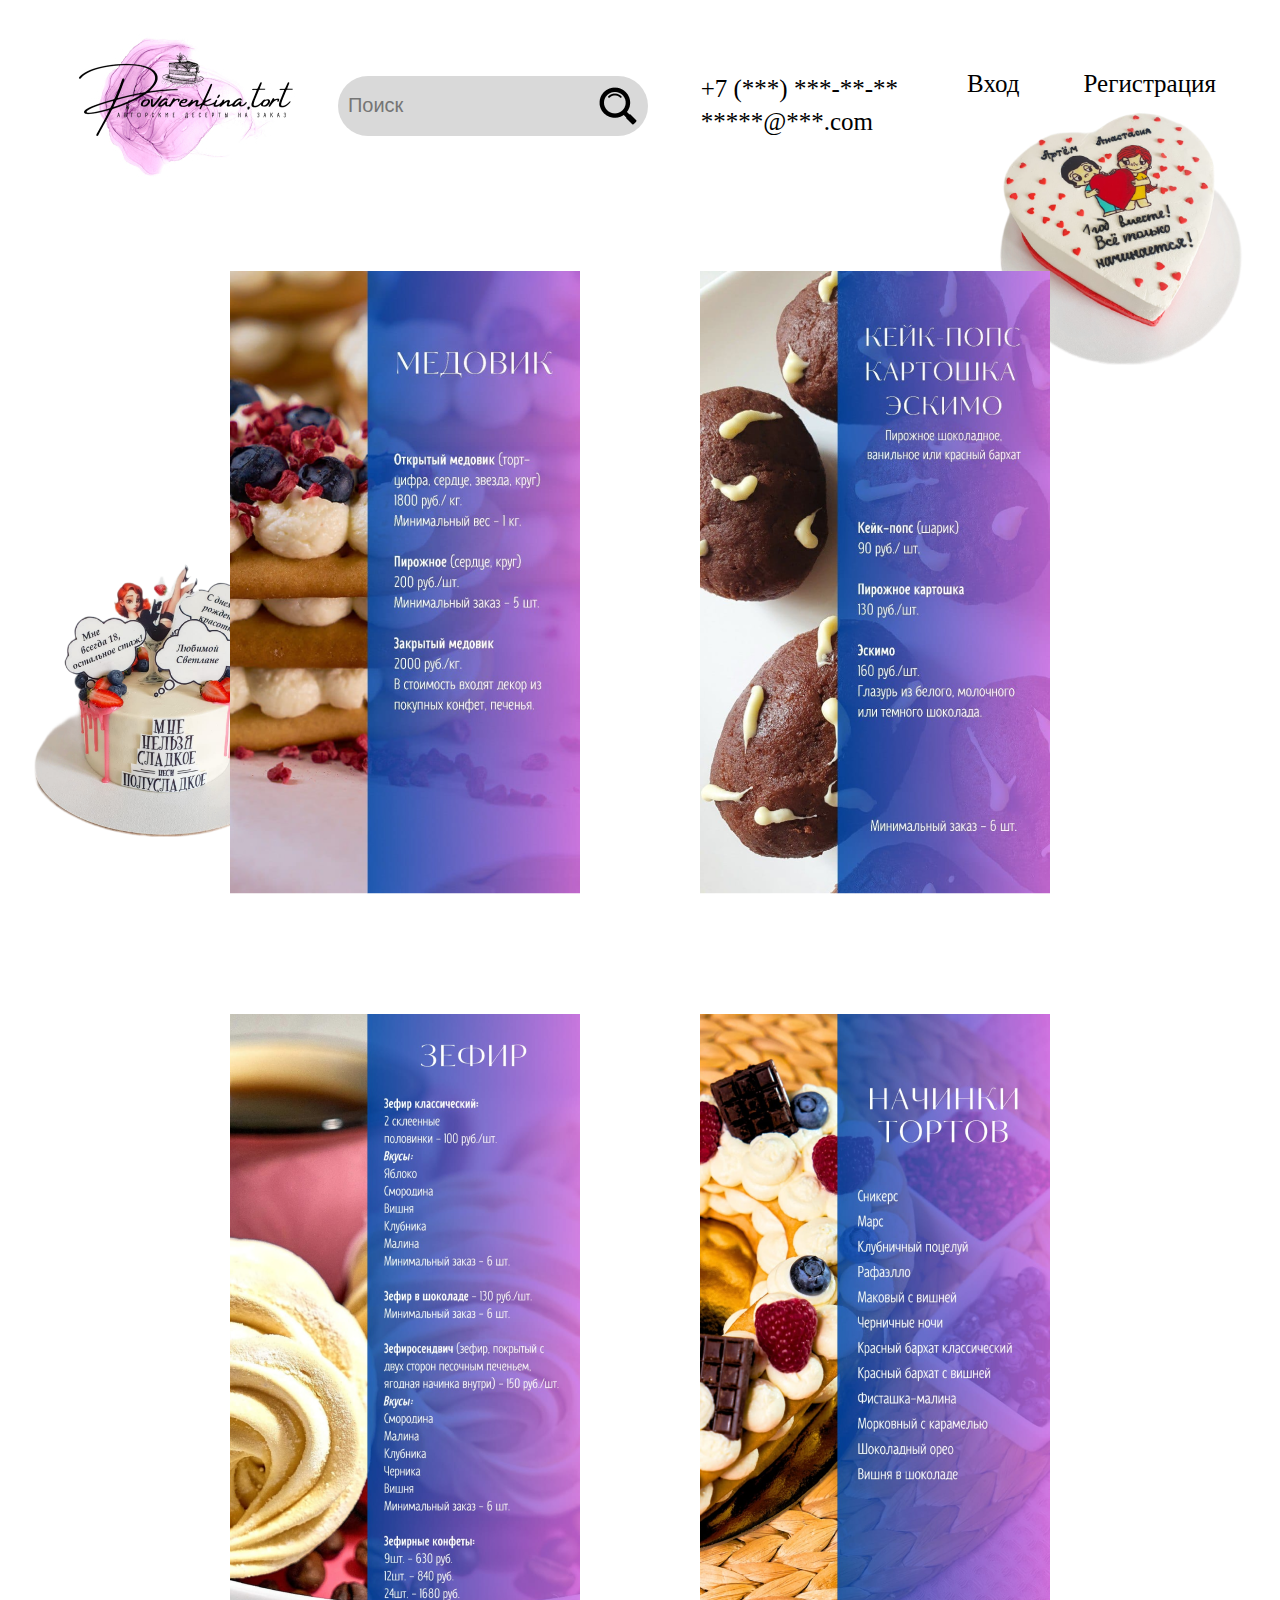
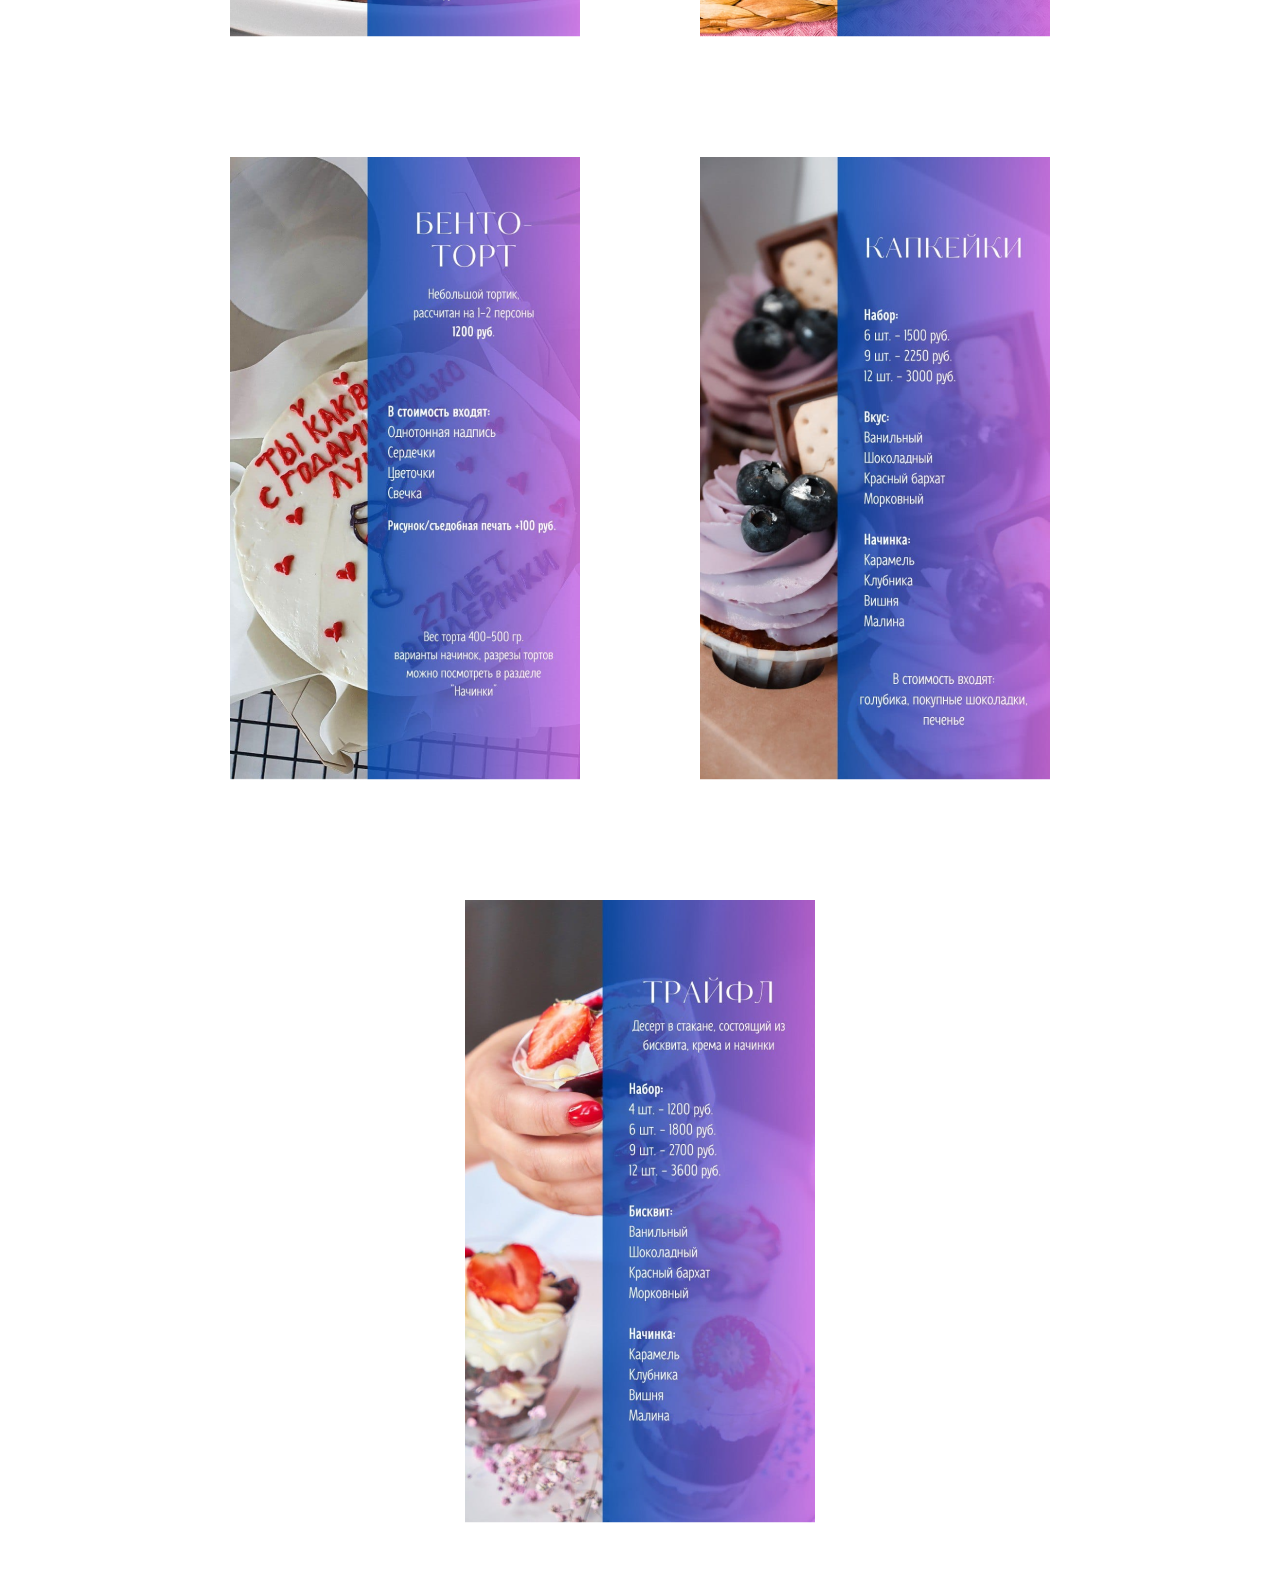
<file: index.html>
<!DOCTYPE html>
<html lang="ru">
<head>
    <meta charset="UTF-8">
    <meta name="viewport" content="width=device-width, initial-scale=1.0">
    <link rel="stylesheet" href="style.css">
    <title>Кондитерские изделия</title>
</head>
<body>

    <header class="header">
        <!-- <nav class="header__nav main-nav">
            <div class="main-nav div"> -->
                <div class="main-nav__item">
                    <img class="logo" src="images/logo3.png" alt="povarenkina.tort">
                </div>
                <div class="main-nav__item">
                    <input id="search" class="item__input" type="text" id="text" placeholder="Поиск" reauired>
                </div>
                <div class="burger-menu">
                    <span></span>
                </div>
                <nav class="main-nav">
                    <ul class="nav-list">
                        <li class="list__item">
                            <p>+7 (***) ***-**-**</p>
                            <p>*****@***.com</p>
                        </li>
                        <li class="list__item">
                            <a href="login.html">Вход</a>
                        </li>
                        <li class="list__item">
                            <a href="login.html">Регистрация</a>
                        </li>
                    </ul>
                </nav>
               <!-- <div class="main-nav__item1">
                    <p>+7 (***) ***-**-**</p>
                    <p>*****@***.com</p>
                </div>

                <div class="login">
                    <a href="login.html">Вход</a>
                    <p> | </p>
                    <a href="">Регистрация</a>
                </div>
                <div class="login">

                </div>
            </div>
        </nav> -->
    </header>
    <main class="main">

        <!-- <div class="main__div main-img1">
            <img src="images/2.1.png" alt="Торт">
        </div>

        <div class="main__div main-img2">
            <img src="images/2.2.png" alt="Торт">
        </div> -->

        <div id="images" class="main-images">
            <img class="imgs" src="images/1.1.png" alt="Медовик">
            <img class="imgs" src="images/1.2.png" alt="Кейк попс картошка эскимо">
            <img class="imgs" src="images/1.3.png" alt="Зефир">
            <img class="imgs" src="images/1.4.png" alt="Начинки тортов">
            <img class="imgs" src="images/1.5.png" alt="Бенто-торт">
            <img class="imgs" src="images/1.6.png" alt="Капкейки">
            <img class="imgs" src="images/1.7.png" alt="Трайфл">
        </div>
        <script src="script1.js" type="text/javascript"></script>
    </main>
    <footer>

    </footer>
    <script src="bureger.js"></script>
</body>
</html>
</file>
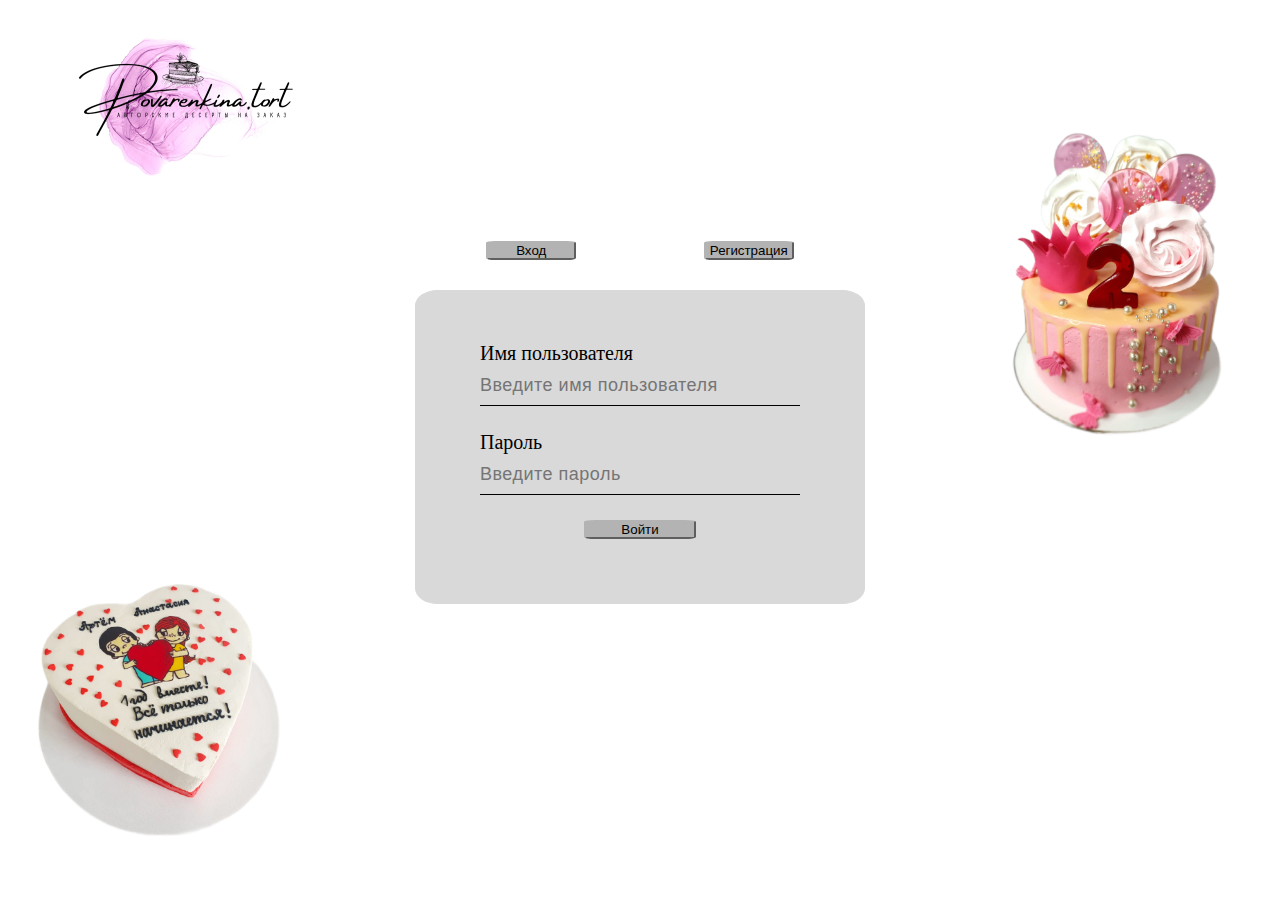
<file: login.html>
<!DOCTYPE html>
<html lang="ru">
<head>
    <meta charset="UTF-8">
    <meta name="viewport" content="width=device-width, initial-scale=1.0">
    <link rel="stylesheet" href="style.css">
    <title>Кондитерские изделия</title>
</head>
<body>
    <script src="script.js" type="text/javascript"></script>
    <header class="header"> 
        <div class="main-nav__item">
            <img class="logo" src="images/logo3.png" alt="povarenkina.tort">
        </div>
        <!-- <nav class="header__nav main-nav">
            <div class="main-nav div">
                <div class="main-nav__item">
                    <img src="images/logo3.png" alt="povarenkina.tort">
                </div>
               <div class="main-nav__item1">
                    <p>+7 (***) ***-**-**</p>
                    <p>*****@***.com</p>
                </div>
            </div>
        </nav> -->
    </header>
    <main class="main">

        <!-- <div class="main__div main-img1">
            <img src="images/2.3.png" alt="Торт">
        </div>

        <div class="main__div main-img2">
            <img src="images/2.2.png" alt="Торт">
        </div> -->
        <!-- <div class="main-login"> -->
            <div class=" login_div">
                <input class="btn" type="submit" value="Вход" onclick="login()"><br>
                <input class="btn" type="submit" value="Регистрация" onclick="signup()">
                <!-- <a href="">Вход</a>
                <a href="">Регистрация</a> -->
            </div>

            <div class="login-password">
                <form action="">
                    <div id="box" class="login">
                        <label for="username">Имя пользователя</label>
                        <input class="item__inputlog" type="text" id="username" placeholder="Введите имя пользователя" reauired>
                    </div>
                    <div id="box" class="password">
                        <label for="password">Пароль</label>
                        <input class="item__inputlog" type="password" id="password" placeholder="Введите пароль" reauired>
                    </div>
                    <div class="eshkere">
                        <input class="btn1" type="submit" value="Войти">
                    </div>
                </form>
            </div>


            <div class="signup-password">
                <form action="">
                    <div id="box" class="sginup">
                        <label for="username">Имя пользователя</label>
                        <input class="item__inputlog" type="text" id="username" placeholder="Введите имя пользователя" reauired>
                    </div>
                    <div id="box" class="password">
                        <label for="password">Пароль</label>
                        <input class="item__inputlog" type="password" id="password" placeholder="Введите пароль" reauired>
                    </div>
                    <div id="box" class="password">
                        <label for="password">Пароль</label>
                        <input class="item__inputlog" type="password" id="password" placeholder="Введите пароль" reauired>
                    </div>
                    <div class="eshkere">
                        <input class="btn1" type="submit" value="Зарегистрироваться">
                    </div>
                </form>
            </div>


        <!-- </div> -->
    </main>
    <footer>

    </footer>
</body>
</html>
</file>
<file: style.css>
*{
  margin: 0;
  padding: 0;
}

/* .main-nav div{
    display: flex;
    justify-content: center;
    align-items: center;
    padding: 0 15px;
    

} */
/* .main-nav__item1{
    display: flex;
    flex-direction: column;
} */
/* 
.main-nav__item{
    font-size: 22px;
} */
ul{
  padding: 0;
  margin: 0;
  list-style: none;
}

a{
  text-decoration: none;
  color: #000;
  font-size: 25px; 
}
.nav-list {
  display: flex;
  justify-content: space-between;
  gap: 5vw;
}

header {
  display: flex;
  justify-content: space-between;
  padding: 1vh 5vw;
  align-items: center;
}
img {
    object-fit: contain; /*Помещать изображения в блок*/
   /*Лучше сразу задать всем изображением макс.значения, а потом подгонять*/
}
.login>a,p{
    font-size: 25px;
    margin: 5px;
}
.login>a{
    text-decoration: none;
}
.item__input{
    width: 250px;
    height: 40px;
    border: #D9D9D9;
    border-radius: 40px;
    background-color: #D9D9D9;
    background-image: url(images/search.png);
    background-repeat: no-repeat;
    background-position: 260px 10px;
    font-size: 20px;
    outline: none;
    padding: 10px 50px 10px 10px;

  }

.item__input1{
    width: 250px;
    height: 40px;
    border: #B3B3B3;
    border-radius: 40px;
    background-color: #B3B3B3;
    font-size: 20px;
    outline: none;
  }

.main-login{
    position: fixed;
    top: 200px;
    bottom: 200px;
    left: 600px;
    right: 600px;
    background-color: #D9D9D9;
}


.item__input:focus {
    border-color: #D9D9D9;
  }
  .main-img1>img{
    position: fixed;
    bottom: 1%; 
    left: 1%;
  }
 
  .main-img2>img{
    position: fixed;
    top: 1%; 
    right: 1%;

  }
  
  .main-images{
    display: flex;
    justify-content: center;
    align-items: center;
    flex-wrap: wrap;
  }


  
  .main-images>img{
    margin: 60px 60px;

  }

.login_div{
    display: flex;
    justify-content: center;
    margin: 30px 0 0 0;
}

.login_div>input{
    margin: 0 5%;
}

.login-password{
  width: 100%;
  height: 100%;
  float: left;
}

.signup-password{
  display: none;
  width: 0%;
  height: 100%;
  float: right;
}

form{
  width: 25%;
  height: auto;
  border: 1px solid #D9D9D9;
  background-color: #D9D9D9;
  border-radius: 5%;
  margin: 30px auto;
  padding: 4% 5% 5% 5%;
}

#box{
  margin-bottom: 25px;
}

.item__inputlog{
  width: 100%;
  height: 40px;
  background-color: transparent;
  border: 0;
  border-bottom: 1px solid #000;
  outline: none;
  font-size: 18px;
  letter-spacing: .5px;;
}

label{
  font-size: 20px;
}

body{
  background-image: url(images/2.1.png), url(images/2.2.png);
  background-repeat: no-repeat;
  background-size: 20% auto;
  background-position: 3% 90%, 97% 17%;
  background-attachment: fixed;
}

.btn{
  background-color: #B3B3B3;
  border-radius: 10%;
  border-color: #B3B3B3;
  width: 7%;
  height: 10%;
}

.btn1{
  background-color: #B3B3B3;
  border-radius: 10%;
  border-color: #B3B3B3;
  width: 35%;
  height: 35%;
}

.l-s{
  display: flex;
  justify-content: space-around;
  padding: 0px 0px 30px 0px;
}

.eshkere{
  display: flex;
  justify-content: center;
  
}

 @media (min-width:320px) and (max-width: 1250px){/*720 1020 */
  .burger-menu{
      display: block;
      position: relative;
      width: 30px;
      height: 20px;

  }

  .burger-menu::before,
  .burger-menu::after {
      content: ''; /* пустой контент */
      background: #000; /*цвет бургера*/
      position: absolute; /* позиция для общего блока*/
      width: 100%; /* ширина*/
      height: 2px; /* толщина полосок бургера */
  }

  .burger-menu::before {
      top: 0; /* расположение верхней линии бургера */
  }

  .burger-menu span { /*средняя линия в виде span*/
      background: #000;
      position: absolute; 
      width: 100%;
      top: 9px;
      height: 2px; 
  }

  .burger-menu::after {
      bottom: 0; /* расположение нижней линии бургера */
  }
  .main-nav {
      position: absolute;
      top: 0;
      right: 0;
      width: 50vw;
       height: 100%;/*vh */
      background: #fff;
      border: 1px solid #000;
      padding: 20px 10px;
      transform: translateX(100%);
      transition: 0.3s ease;
      display: none;
  }
  .nav-list {
      flex-direction: column;
      text-align: right;
      transition: 0.3s ease;
  }

  /* active */

.burger-menu.active {
  z-index: 3;
  transform: translate(-40vw);
  transition: 0.3s ease;
}

.burger-menu.active::before {
  transform: rotate(45deg);
  top: 9px;
  transition: 0.3s ease;
}
.burger-menu.active::after {
  transform: rotate(-45deg);
  bottom: 9px;
  transition: 0.3s ease;
}

.burger-menu.active span {
  transform: scale(0);
}

.main-nav.active {
 display: block;
 transform: translate(0);
 transition: 0.3s ease;
}



}


@media (min-width:320px) and (max-width: 1020px){

  
  body{
    background-image: url(images/2.1.png), url(images/2.2.png);
    background-repeat: no-repeat;
    background-size: 30% auto;
    background-position: 3% 90%, 97% 25%;
    background-attachment: fixed;
  }

  form{
    width: 30%;
    height: 100%;
    border: 1px solid #D9D9D9;
    background-color: #D9D9D9;
    border-radius: 5%;
    margin: 30px auto;
    padding: 4% 5% 5% 5%;
  }

  .btn{
    background-color: #B3B3B3;
    border-radius: 10%;
    border-color: #B3B3B3;
    width: 13%;
    height: 15%;
    padding-top: 3px;
    padding-bottom: 2px;
  }

  .btn1{
    background-color: #B3B3B3;
    border-radius: 10%;
    border-color: #B3B3B3;
    width: 30%;
    height: 35%;
    padding-top: 1px;
    padding-bottom: 1px;
    margin-top: 25px;
  }

}

@media (min-width:320px) and (max-width: 720px){
  .item__input{
    width: 150px;
    height: 40px;
    border: #D9D9D9;
    border-radius: 40px;
    background-color: #D9D9D9;
    background-image: url(images/search.png);
    background-repeat: no-repeat;
    background-position: 160px 10px;
    font-size: 20px;
    outline: none;
    padding: 10px 50px 10px 10px;
  
  }

  form{
    width: 50%;
    height: 100%;
    border: 1px solid #D9D9D9;
    background-color: #D9D9D9;
    border-radius: 5%;
    margin: 30px auto;
    padding: 4% 5% 5% 5%;
  }

  .btn{
    background-color: #B3B3B3;
    border-radius: 10%;
    border-color: #B3B3B3;
    width: 17%;
    height: 15%;
    padding-top: 3px;
    padding-bottom: 2px;
  }

  .btn1{
    background-color: #B3B3B3;
    border-radius: 10%;
    border-color: #B3B3B3;
    width: 40%;
    height: 35%;
    padding-top: 1px;
    padding-bottom: 1px;
    margin-top: 25px;
  }

  .main-images>img{
    margin: 60px 60px;
    width: 60%;
    height: 60%;
  }

}

@media (min-width:320px) and (max-width: 550px){

  .main-images>img{
    margin: 60px 60px;
    width: 100%;
    height: 100%;
  }

  .logo{
    max-width: 80%;
    max-height: 80%;
  }
  .item__input{
    width: 100px;
    height: 40px;
    border: #D9D9D9;
    border-radius: 40px;
    background-color: #D9D9D9;
    background-image: url(images/search.png);
    background-repeat: no-repeat;
    background-position: 90px 10px;
    font-size: 20px;
    outline: none;
    padding: 10px 50px 10px 10px;
    margin-right: 5px;
  
  }

  .btn{
    background-color: #B3B3B3;
    border-radius: 10%;
    border-color: #B3B3B3;
    width: 30%;
    height: 30%;
    padding-top: 3px;
    padding-bottom: 2px;
  }

  .btn1{
    background-color: #B3B3B3;
    border-radius: 10%;
    border-color: #B3B3B3;
    width: 50%;
    height: 35%;
    padding-top: 1px;
    padding-bottom: 1px;
    margin-top: 25px;
  }

  form{
    width: 70%;
    height: 100%;
    border: 1px solid #D9D9D9;
    background-color: #D9D9D9;
    border-radius: 5%;
    margin: 30px auto;
    padding: 4% 5% 5% 5%;
  }

  p{
    font-size: 20px;
  }

}
</file>
